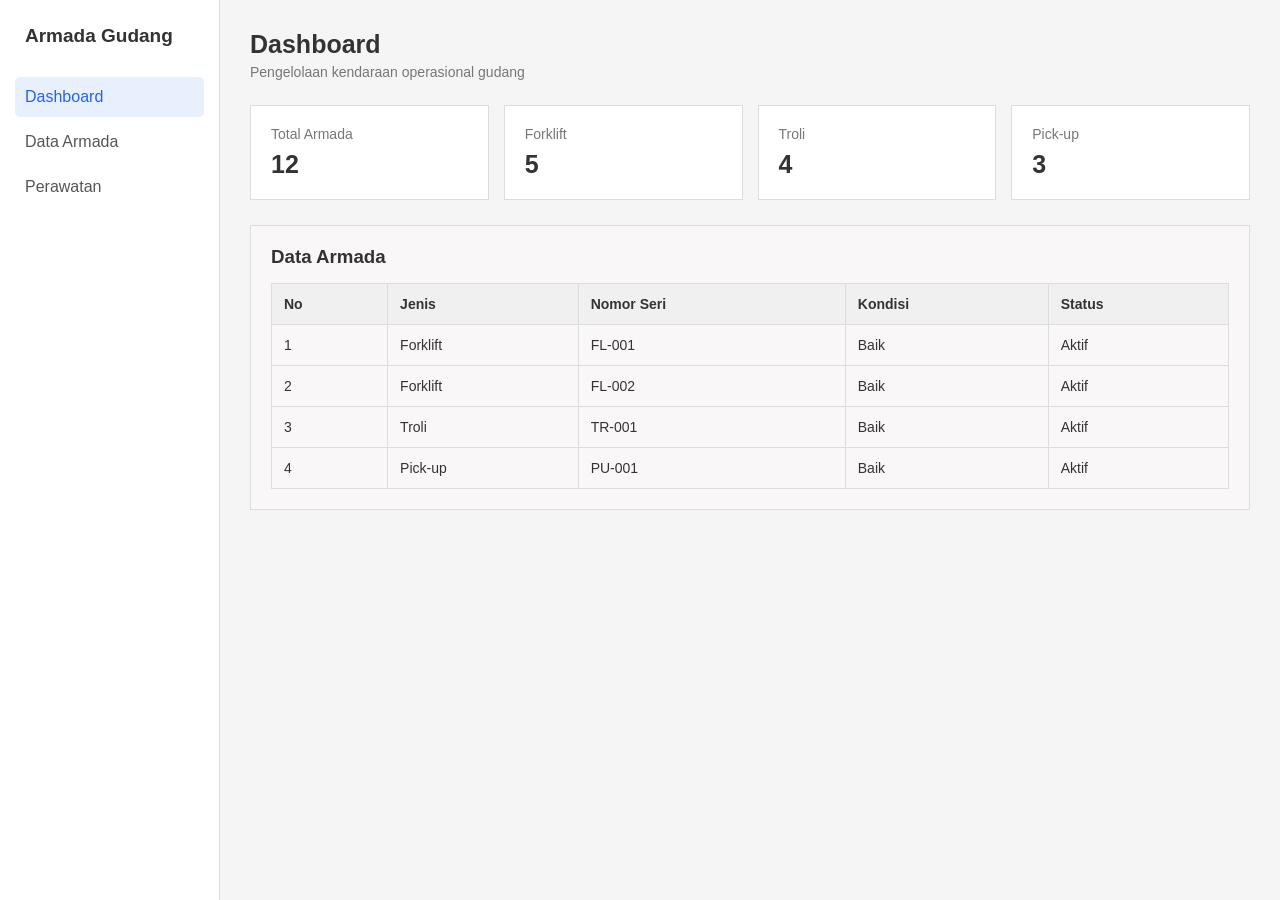
<file: TUBES WAD/index.html>
<!DOCTYPE html>
<html lang="id">
<head>
    <meta charset="UTF-8">
    <meta name="viewport" content="width=device-width, initial-scale=1.0">
    <title>Dashboard - Armada Gudang</title>
    <link rel="stylesheet" href="style.css">
</head>

<body>

    <div class="sidebar">
        <h2>Armada Gudang</h2>
        <a href="index.html" class="active">Dashboard</a>
        <a href="armada.html">Data Armada</a>
        <a href="perawatan.html">Perawatan</a>
    </div>

    <div class="content">
        <div class="header">
            <h1>Dashboard</h1>
            <p>Pengelolaan kendaraan operasional gudang</p>
        </div>

        <div class="cards">
            <div class="card">
                <p>Total Armada</p>
                <h2>12</h2>
            </div>

            <div class="card">
                <p>Forklift</p>
                <h2>5</h2>
            </div>

            <div class="card">
                <p>Troli</p>
                <h2>4</h2>
            </div>

            <div class="card">
                <p>Pick-up</p>
                <h2>3</h2>
            </div>

        </div>

        <div class="box">

            <h3>Data Armada</h3>

            <table>

                <thead>
                    <tr>
                        <th>No</th>
                        <th>Jenis</th>
                        <th>Nomor Seri</th>
                        <th>Kondisi</th>
                        <th>Status</th>
                    </tr>
                </thead>

                <tbody>

                    <tr>
                        <td>1</td>
                        <td>Forklift</td>
                        <td>FL-001</td>
                        <td>Baik</td>
                        <td>Aktif</td>
                    </tr>

                    <tr>
                        <td>2</td>
                        <td>Forklift</td>
                        <td>FL-002</td>
                        <td>Baik</td>
                        <td>Aktif</td>
                    </tr>

                    <tr>
                        <td>3</td>
                        <td>Troli</td>
                        <td>TR-001</td>
                        <td>Baik</td>
                        <td>Aktif</td>
                    </tr>

                    <tr>
                        <td>4</td>
                        <td>Pick-up</td>
                        <td>PU-001</td>
                        <td>Baik</td>
                        <td>Aktif</td>
                    </tr>
                </tbody>
            </table>
        </div>
    </div>

</body>
</html>
</file>
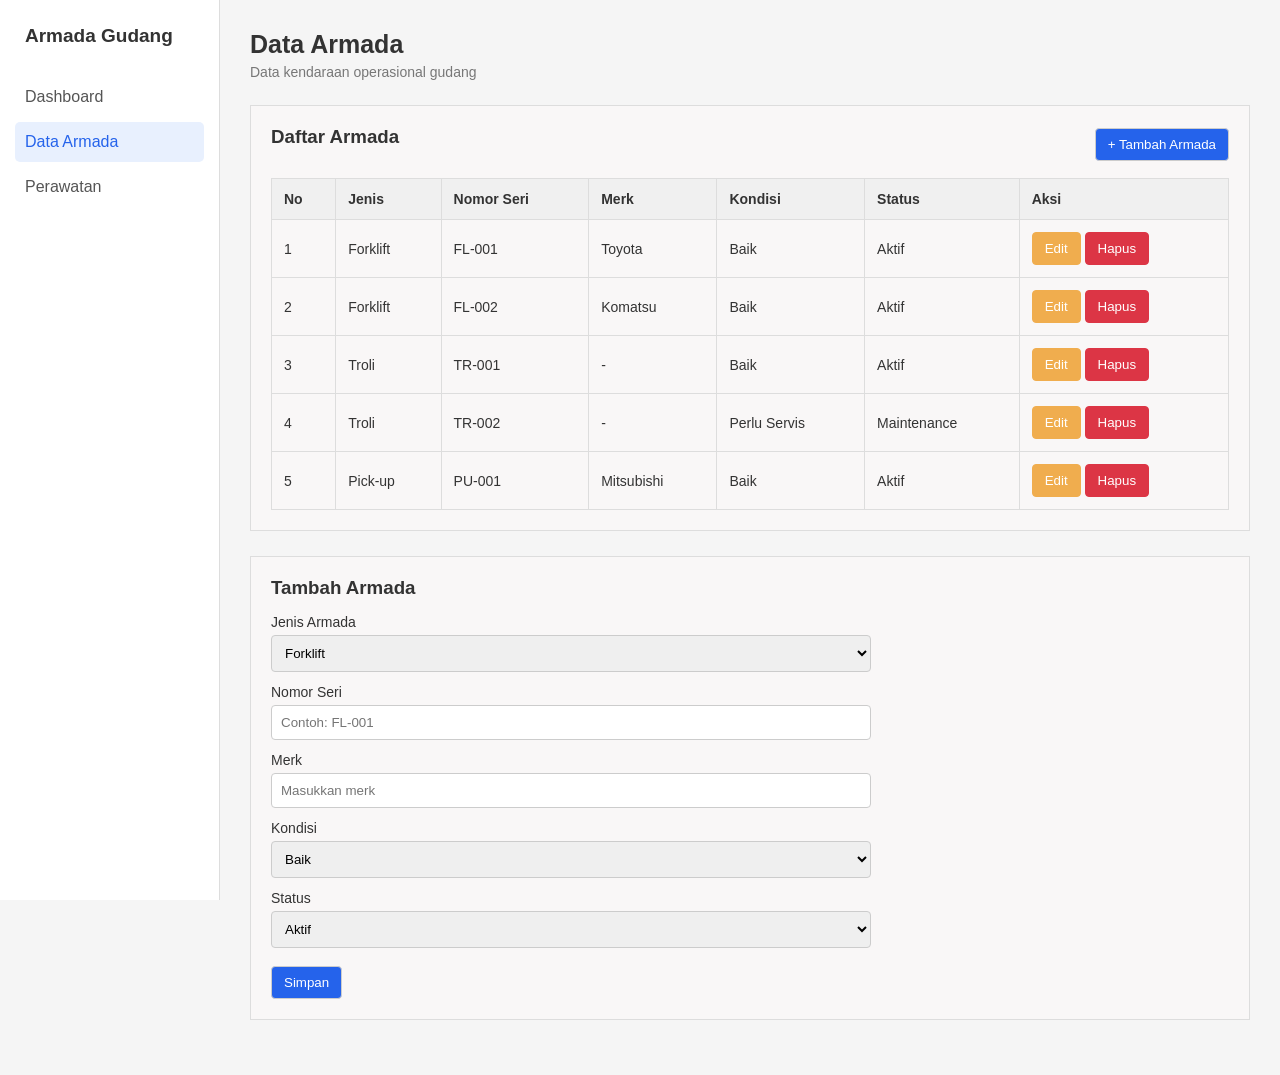
<file: TUBES WAD/armada.html>
<!DOCTYPE html>
<html lang="id">
<head>
    <meta charset="UTF-8">
    <meta name="viewport" content="width=device-width, initial-scale=1.0">
    <title>Data Armada</title>
    <link rel="stylesheet" href="style.css">
</head>

<body>

    <div class="sidebar">

        <h2>Armada Gudang</h2>

        <a href="index.html">Dashboard</a>
        <a href="armada.html" class="active">Data Armada</a>
        <a href="perawatan.html">Perawatan</a>

    </div>


    <div class="content">

        <div class="header">
            <h1>Data Armada</h1>
            <p>Data kendaraan operasional gudang</p>
        </div>

        <div class="box">

            <div class="box-header">
                <h3>Daftar Armada</h3>

                <button>+ Tambah Armada</button>
            </div>

            <table>

                <thead>
                    <tr>
                        <th>No</th>
                        <th>Jenis</th>
                        <th>Nomor Seri</th>
                        <th>Merk</th>
                        <th>Kondisi</th>
                        <th>Status</th>
                        <th>Aksi</th>
                    </tr>
                </thead>

                <tbody>

                    <tr>
                        <td>1</td>
                        <td>Forklift</td>
                        <td>FL-001</td>
                        <td>Toyota</td>
                        <td>Baik</td>
                        <td>Aktif</td>
                        <td>
                            <button class="edit">Edit</button>
                            <button class="hapus">Hapus</button>
                        </td>
                    </tr>

                    <tr>
                        <td>2</td>
                        <td>Forklift</td>
                        <td>FL-002</td>
                        <td>Komatsu</td>
                        <td>Baik</td>
                        <td>Aktif</td>
                        <td>
                            <button class="edit">Edit</button>
                            <button class="hapus">Hapus</button>
                        </td>
                    </tr>

                    <tr>
                        <td>3</td>
                        <td>Troli</td>
                        <td>TR-001</td>
                        <td>-</td>
                        <td>Baik</td>
                        <td>Aktif</td>
                        <td>
                            <button class="edit">Edit</button>
                            <button class="hapus">Hapus</button>
                        </td>
                    </tr>

                    <tr>
                        <td>4</td>
                        <td>Troli</td>
                        <td>TR-002</td>
                        <td>-</td>
                        <td>Perlu Servis</td>
                        <td>Maintenance</td>
                        <td>
                            <button class="edit">Edit</button>
                            <button class="hapus">Hapus</button>
                        </td>
                    </tr>

                    <tr>
                        <td>5</td>
                        <td>Pick-up</td>
                        <td>PU-001</td>
                        <td>Mitsubishi</td>
                        <td>Baik</td>
                        <td>Aktif</td>
                        <td>
                            <button class="edit">Edit</button>
                            <button class="hapus">Hapus</button>
                        </td>
                    </tr>

                </tbody>

            </table>

        </div>


        <div class="box">

            <h3>Tambah Armada</h3>

            <form>

                <label>Jenis Armada</label>
                <select>
                    <option>Forklift</option>
                    <option>Troli</option>
                    <option>Pick-up</option>
                </select>

                <label>Nomor Seri</label>
                <input type="text" placeholder="Contoh: FL-001">

                <label>Merk</label>
                <input type="text" placeholder="Masukkan merk">

                <label>Kondisi</label>
                <select>
                    <option>Baik</option>
                    <option>Perlu Servis</option>
                    <option>Rusak</option>
                </select>


                <label>Status</label>
                <select>
                    <option>Aktif</option>
                    <option>Maintenance</option>
                    <option>Tidak Aktif</option>
                </select>

                <button type="submit">Simpan</button>

            </form>

        </div>

    </div>

</body>
</html>
</file>
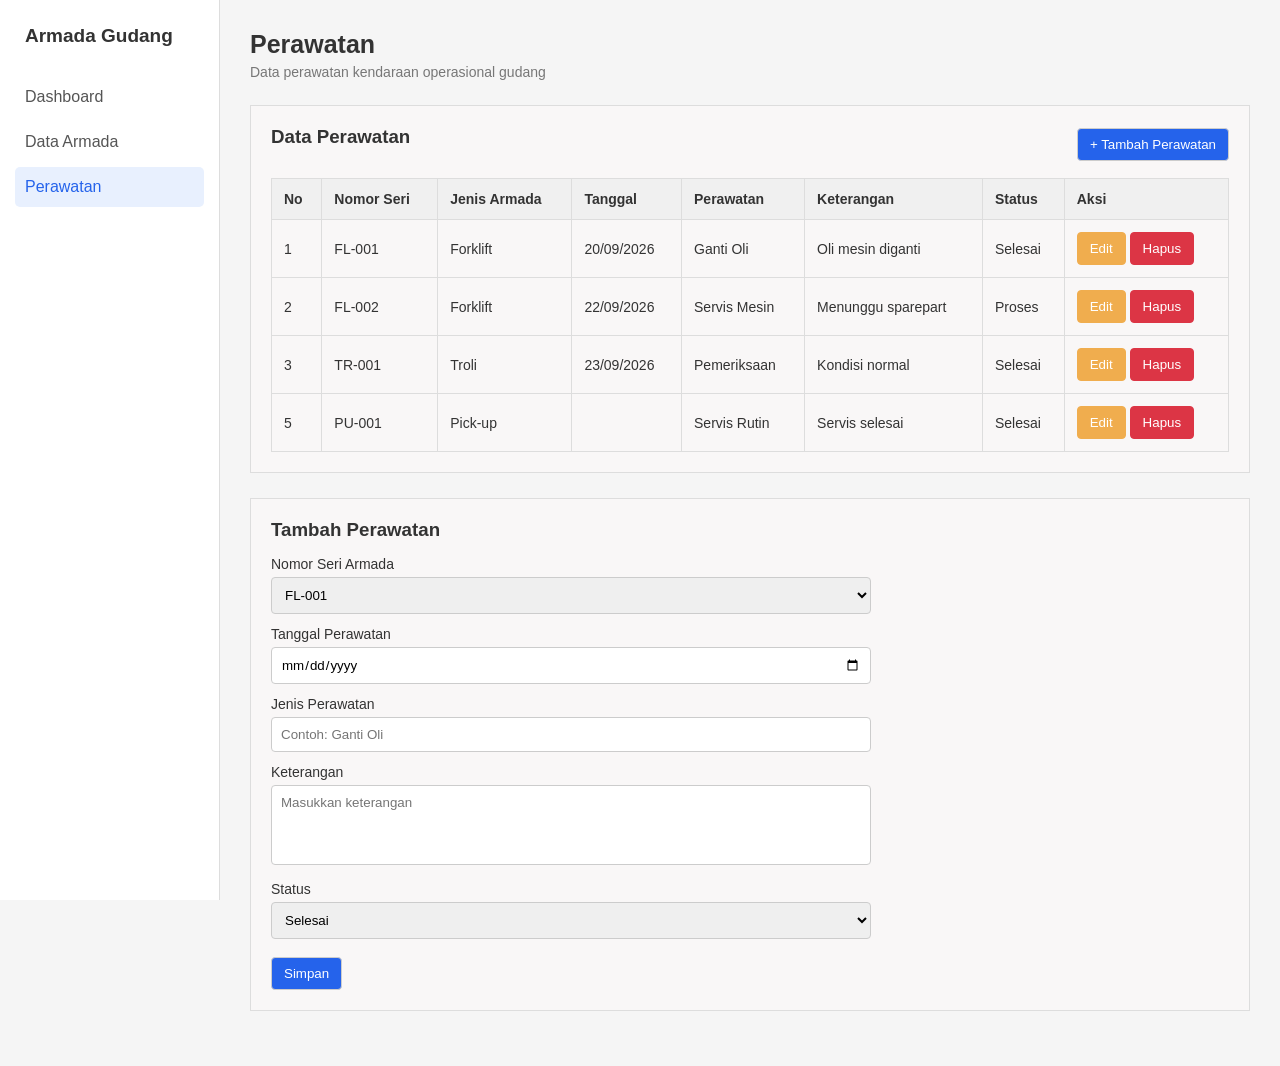
<file: TUBES WAD/perawatan.html>
<!DOCTYPE html>
<html lang="id">
<head>
    <meta charset="UTF-8">
    <meta name="viewport" content="width=device-width, initial-scale=1.0">
    <title>Perawatan - Armada Gudang</title>
    <link rel="stylesheet" href="style.css">
</head>

<body>

    <div class="sidebar">

        <h2>Armada Gudang</h2>

        <a href="index.html">Dashboard</a>
        <a href="armada.html">Data Armada</a>
        <a href="perawatan.html" class="active">Perawatan</a>

    </div>

    <div class="content">

        <div class="header">
            <h1>Perawatan</h1>
            <p>Data perawatan kendaraan operasional gudang</p>
        </div>

        <div class="box">

            <div class="box-header">

                <h3>Data Perawatan</h3>

                <button>+ Tambah Perawatan</button>

            </div>

            <table>

                <thead>
                    <tr>
                        <th>No</th>
                        <th>Nomor Seri</th>
                        <th>Jenis Armada</th>
                        <th>Tanggal</th>
                        <th>Perawatan</th>
                        <th>Keterangan</th>
                        <th>Status</th>
                        <th>Aksi</th>
                    </tr>
                </thead>

                <tbody>

                    <tr>
                        <td>1</td>
                        <td>FL-001</td>
                        <td>Forklift</td>
                        <td>20/09/2026</td>
                        <td>Ganti Oli</td>
                        <td>Oli mesin diganti</td>
                        <td>Selesai</td>
                        <td>
                            <button class="edit">Edit</button>
                            <button class="hapus">Hapus</button>
                        </td>
                    </tr>

                    <tr>
                        <td>2</td>
                        <td>FL-002</td>
                        <td>Forklift</td>
                        <td>22/09/2026</td>
                        <td>Servis Mesin</td>
                        <td>Menunggu sparepart</td>
                        <td>Proses</td>
                        <td>
                            <button class="edit">Edit</button>
                            <button class="hapus">Hapus</button>
                        </td>
                    </tr>

                    <tr>
                        <td>3</td>
                        <td>TR-001</td>
                        <td>Troli</td>
                        <td>23/09/2026</td>
                        <td>Pemeriksaan</td>
                        <td>Kondisi normal</td>
                        <td>Selesai</td>
                        <td>
                            <button class="edit">Edit</button>
                            <button class="hapus">Hapus</button>
                        </td>
                    </tr>

                    <tr>
                        <td>5</td>
                        <td>PU-001</td>
                        <td>Pick-up<td>
                        <td>Servis Rutin</td>
                        <td>Servis selesai</td>
                        <td>Selesai</td>
                        <td>
                            <button class="edit">Edit</button>
                            <button class="hapus">Hapus</button>
                        </td>
                    </tr>
                    

                </tbody>

            </table>

        </div>

        <div class="box">

            <h3>Tambah Perawatan</h3>

            <form>

                <label>Nomor Seri Armada</label>
                <select>
                    <option>FL-001</option>
                    <option>FL-002</option>
                    <option>TR-001</option>
                    <option>TR-002</option>
                    <option>PU-001</option>
                </select>

                <label>Tanggal Perawatan</label>
                <input type="date">

                <label>Jenis Perawatan</label>
                <input
                    type="text"
                    placeholder="Contoh: Ganti Oli"
                >

                <label>Keterangan</label>
                <textarea
                    placeholder="Masukkan keterangan"
                ></textarea>

                <label>Status</label>
                <select>
                    <option>Selesai</option>
                    <option>Proses</option>
                </select>

                <button type="submit">Simpan</button>

            </form>

        </div>

    </div>

</body>
</html>
</file>
<file: TUBES WAD/style.css>
* {
    margin: 0;
    padding: 0;
    box-sizing: border-box;
}

body {
    font-family: Arial, sans-serif;
    background: #f5f5f5;
    color: #333;
}

.sidebar {
    width: 220px;
    height: 100vh;
    background: white;
    position: fixed;
    left: 0;
    top: 0;
    padding: 25px 15px;
    border-right: 1px solid #ddd;
}

.sidebar h2 {
    font-size: 19px;
    margin-bottom: 30px;
    padding-left: 10px;
}

.sidebar a {
    display: block;
    text-decoration: none;
    color: #555;
    padding: 11px 10px;
    margin-bottom: 5px;
    border-radius: 5px;
}

.sidebar a:hover {
    background: #f0f0f0;
}

.sidebar a.active {
    background: #e8f0fe;
    color: #2563eb;
}

.content {
    margin-left: 220px;
    padding: 30px;
}

.header {
    margin-bottom: 25px;
}

.header h1 {
    font-size: 25px;
    margin-bottom: 5px;
}

.header p {
    color: #777;
    font-size: 14px;
}

.cards {
    display: flex;
    gap: 15px;
    margin-bottom: 25px;
}

.card {
    background: white;
    border: 1px solid #ddd;
    padding: 20px;
    width: 25%;
}

.card p {
    color: #777;
    font-size: 14px;
}

.card h2 {
    margin-top: 8px;
    font-size: 25px;
}

.box {
    background: rgb(249, 247, 247);
    border: 1px solid #ddd;
    padding: 20px;
    margin-bottom: 25px;
}

.box h3 {
    margin-bottom: 15px;
}

.box-header {
    display: flex;
    justify-content: space-between;
    align-items: center;
    margin-bottom: 15px;
}

table {
    width: 100%;
    border-collapse: collapse;
}

th,
td {
    padding: 12px;
    border: 1px solid #ddd;
    text-align: left;
    font-size: 14px;
}

th {
    background: #f0f0f0;
}

button {
    padding: 8px 12px;
    border: 1px solid #ccc;
    background: #2563eb;
    color: white;
    border-radius: 4px;
    cursor: pointer;
}

button:hover {
    opacity: 0.9;
}

button.edit {
    background: #f0ad4e;
    border-color: #f0ad4e;
}

button.hapus {
    background: #dc3545;
    border-color: #dc3545;
}

form {
    max-width: 600px;
}

label {
    display: block;
    margin-top: 12px;
    margin-bottom: 5px;
    font-size: 14px;
}

input,
select,
textarea {
    width: 100%;
    padding: 9px;
    border: 1px solid #ccc;
    border-radius: 4px;
    font-family: Arial, sans-serif;
}

textarea {
    height: 80px;
    resize: none;
}

form button {
    margin-top: 18px;
}

@media (max-width: 800px) {

    .sidebar {
        width: 180px;
    }

    .content {
        margin-left: 180px;
        padding: 20px;
    }

    .cards {
        flex-wrap: wrap;
    }

    .card {
        width: 48%;
    }
}
</file>
